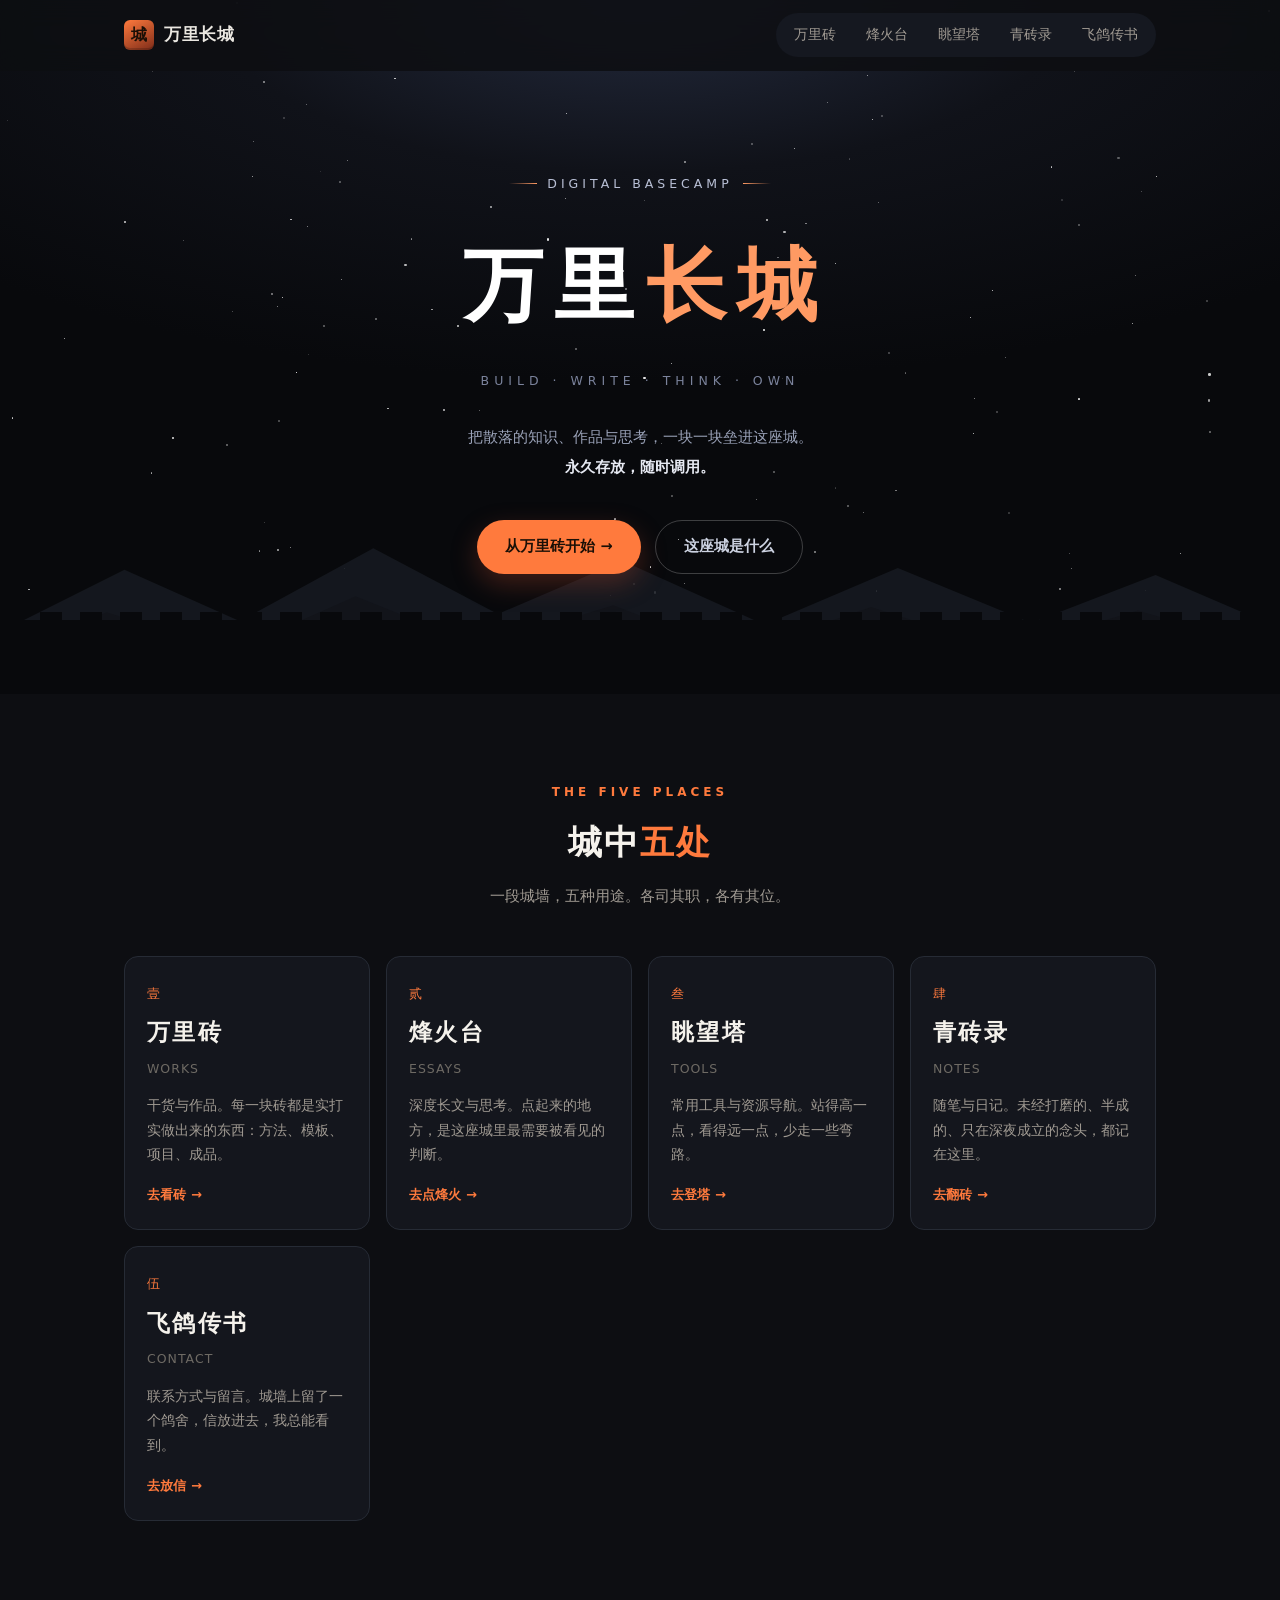
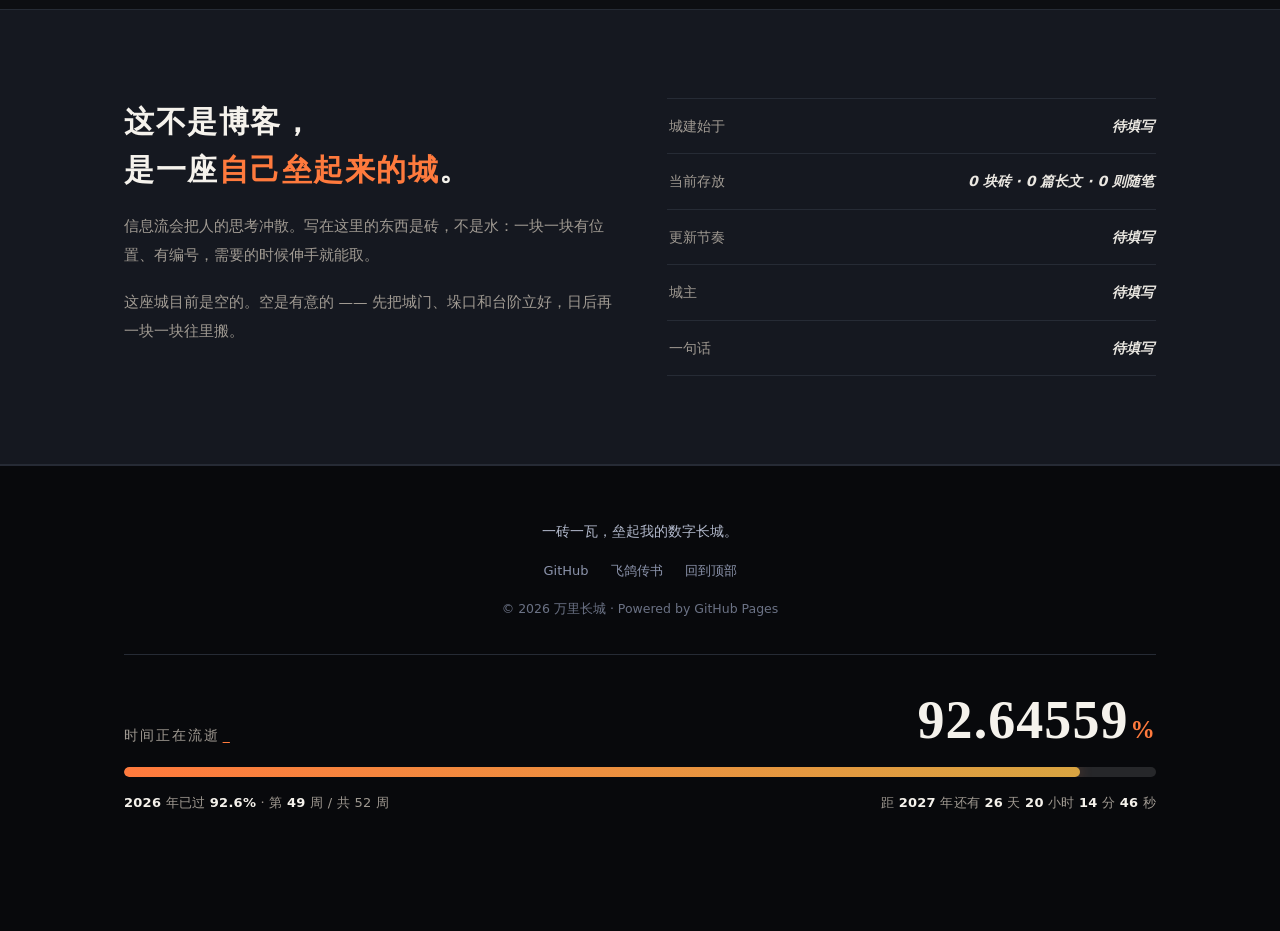
<file: index.html>
<!DOCTYPE html>
<html lang="zh-CN">
<head>
<meta charset="UTF-8">
<meta name="viewport" content="width=device-width, initial-scale=1.0">
<title>万里长城</title>
<meta name="description" content="万里长城 —— 把散落的知识、作品与思考，垒成一座可以永久存放、随时调用的城池。">
<script>(function(){var d=document.documentElement;var m=location.search.match(/theme=(minimal|classic)/);if(m)d.setAttribute("data-theme",m[1]);d.classList.add("js");})();</script>
<link rel="stylesheet" href="assets/style.css">
</head>
<body id="top">

<nav id="nav">
  <div class="nav-inner">
    <a class="brand" href="index.html"><span class="logo">城</span><span>万里长城</span></a>
    <div class="nav-links">
      <a href="brick.html">万里砖</a>
      <a href="beacon.html">烽火台</a>
      <a href="tower.html">眺望塔</a>
      <a href="notes.html">青砖录</a>
      <a href="letter.html">飞鸽传书</a>
    </div>
  </div>
</nav>

<header class="hero">
  <div id="stars"></div>
  <div class="hero-inner">
    <div class="kicker">Digital Basecamp</div>
    <h1>万里<span class="accent">长城</span></h1>
    <span class="en">Build · Write · Think · Own</span>
    <p class="lede">把散落的知识、作品与思考，一块一块垒进这座城。<br><b>永久存放，随时调用。</b></p>
    <div class="hero-actions">
      <a class="btn btn-primary" href="brick.html">从万里砖开始 →</a>
      <a class="btn btn-ghost" href="#about">这座城是什么</a>
    </div>
  </div>
  <div class="skyline">
    <svg viewBox="0 0 1440 260" preserveAspectRatio="none" aria-hidden="true">
      <polygon fill="#171a22" opacity=".85" points="0,190 140,120 270,178 420,96 560,170 700,110 860,182 1010,118 1160,180 1300,126 1440,186 1440,260 0,260"/>
      <polygon fill="#12141a" points="0,215 120,168 260,212 400,150 540,206 690,160 830,214 980,162 1130,210 1280,166 1440,212 1440,260 0,260"/>
    </svg>
  </div>
  <div class="wall-crenel"></div>
  <div class="wall-strip"></div>
</header>

<!-- 五处 -->
<section id="pillars">
  <div class="wrap">
    <div class="sec-head reveal">
      <div class="kicker">THE FIVE PLACES</div>
      <h2>城中<em>五处</em></h2>
      <p>一段城墙，五种用途。各司其职，各有其位。</p>
    </div>
    <div class="pillars">
      <a class="pillar reveal" href="brick.html">
        <div class="num">壹</div>
        <h3>万里砖</h3>
        <div class="sub">WORKS</div>
        <p>干货与作品。每一块砖都是实打实做出来的东西：方法、模板、项目、成品。</p>
        <span class="go">去看砖 <i>→</i></span>
      </a>
      <a class="pillar reveal" href="beacon.html">
        <div class="num">贰</div>
        <h3>烽火台</h3>
        <div class="sub">ESSAYS</div>
        <p>深度长文与思考。点起来的地方，是这座城里最需要被看见的判断。</p>
        <span class="go">去点烽火 <i>→</i></span>
      </a>
      <a class="pillar reveal" href="tower.html">
        <div class="num">叁</div>
        <h3>眺望塔</h3>
        <div class="sub">TOOLS</div>
        <p>常用工具与资源导航。站得高一点，看得远一点，少走一些弯路。</p>
        <span class="go">去登塔 <i>→</i></span>
      </a>
      <a class="pillar reveal" href="notes.html">
        <div class="num">肆</div>
        <h3>青砖录</h3>
        <div class="sub">NOTES</div>
        <p>随笔与日记。未经打磨的、半成的、只在深夜成立的念头，都记在这里。</p>
        <span class="go">去翻砖 <i>→</i></span>
      </a>
      <a class="pillar reveal" href="letter.html">
        <div class="num">伍</div>
        <h3>飞鸽传书</h3>
        <div class="sub">CONTACT</div>
        <p>联系方式与留言。城墙上留了一个鸽舍，信放进去，我总能看到。</p>
        <span class="go">去放信 <i>→</i></span>
      </a>
    </div>
  </div>
</section>

<!-- 关于 -->
<section class="about" id="about">
  <div class="wrap">
    <div class="about-grid">
      <div class="about-text reveal">
        <h2>这不是博客，<br>是一座<em>自己垒起来的城</em>。</h2>
        <p>信息流会把人的思考冲散。写在这里的东西是砖，不是水：一块一块有位置、有编号，需要的时候伸手就能取。</p>
        <p>这座城目前是空的。空是有意的 —— 先把城门、垛口和台阶立好，日后再一块一块往里搬。</p>
      </div>
      <ul class="about-list reveal">
        <li><span>城建始于</span><span class="pending">待填写</span></li>
        <li><span>当前存放</span><span class="pending">0 块砖 · 0 篇长文 · 0 则随笔</span></li>
        <li><span>更新节奏</span><span class="pending">待填写</span></li>
        <li><span>城主</span><span class="pending">待填写</span></li>
        <li><span>一句话</span><span class="pending">待填写</span></li>
      </ul>
    </div>
  </div>
</section>

<footer>
  <div class="wrap">
    <div class="foot-line">一砖一瓦，垒起我的数字长城。</div>
    <div class="links">
      <a href="https://github.com/cwl88" target="_blank" rel="noopener">GitHub</a>
      <a href="letter.html">飞鸽传书</a>
      <a href="#top">回到顶部</a>
    </div>
    <div class="copyright">© 2026 万里长城 · Powered by GitHub Pages</div>
  </div>
<!-- 年度时间进度 -->
<section class="ytime-sec" id="ytime">
  <div class="wrap">
    <div class="ytime">
      <div class="ytime-top">
        <span class="ytime-label">时间正在流逝<i>_</i></span>
        <span class="ytime-pct" id="ypPct">--.-----%</span>
      </div>
      <div class="ytime-bar" role="progressbar" aria-label="今年时间进度">
        <i id="ypFill"></i>
      </div>
      <div class="ytime-bottom">
        <span id="ypLeft"> calculating…</span>
        <span id="ypRight"></span>
      </div>
    </div>
  </div>
</section>

</footer>

<button id="toTop" aria-label="回到顶部">↑</button>
<script src="assets/site.js"></script>
</body>
</html>
</file>
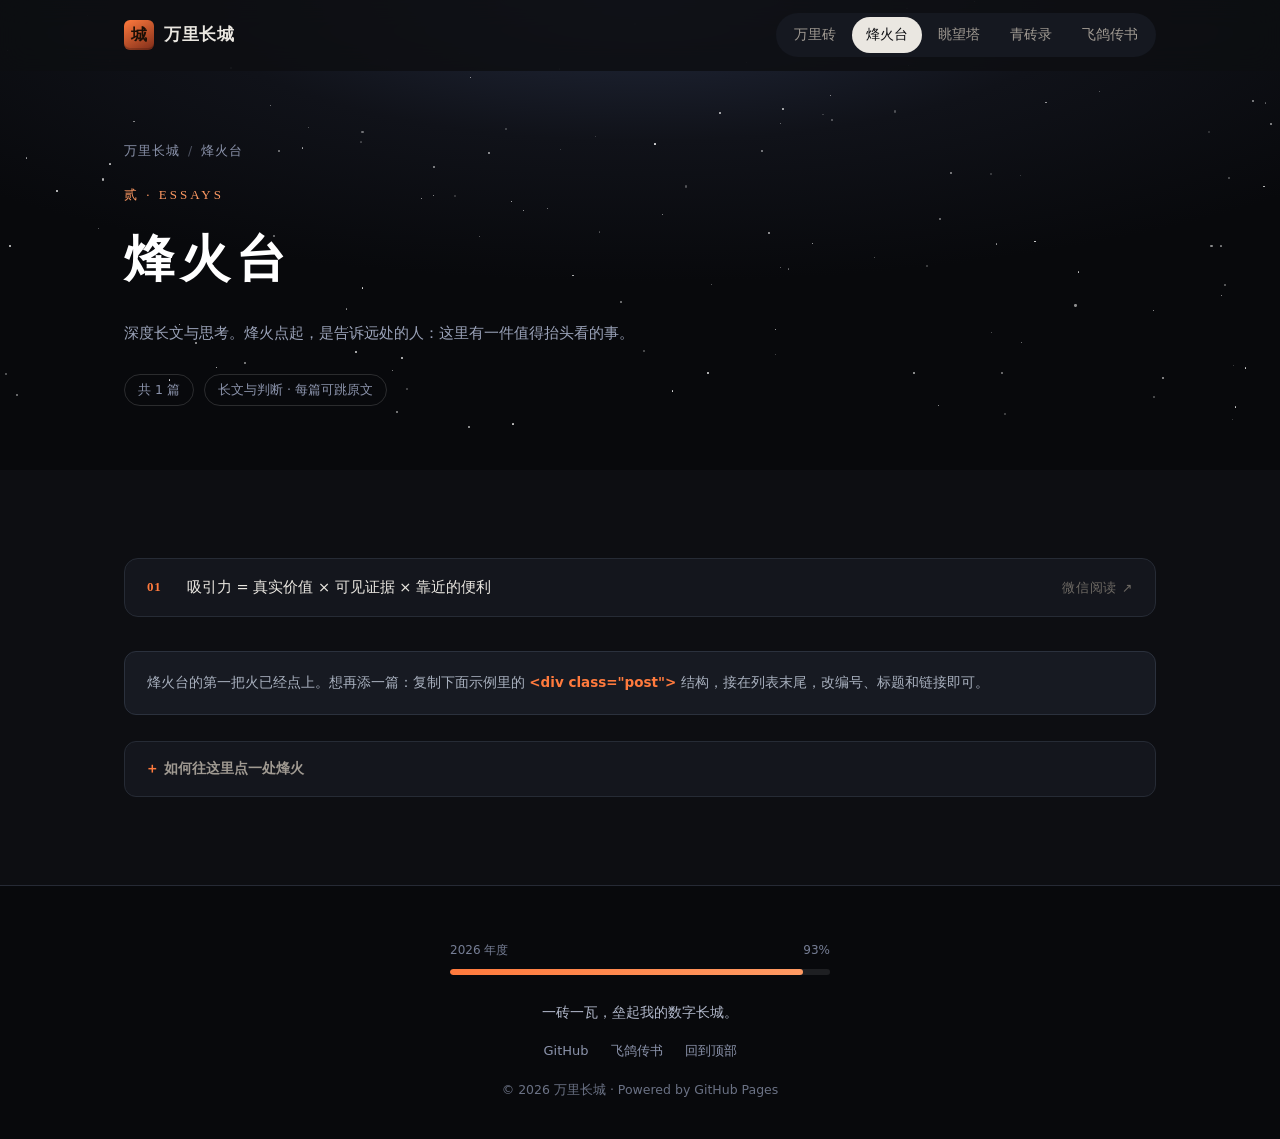
<file: beacon.html>
<!DOCTYPE html>
<html lang="zh-CN">
<head>
<meta charset="UTF-8">
<meta name="viewport" content="width=device-width, initial-scale=1.0">
<title>烽火台 · 万里长城</title>
<meta name="description" content="烽火台 —— 深度长文与思考。">
<script>(function(){var d=document.documentElement;var m=location.search.match(/theme=(minimal|classic)/);if(m)d.setAttribute("data-theme",m[1]);d.classList.add("js");})();</script>
<link rel="stylesheet" href="assets/style.css">
</head>
<body id="top">

<nav id="nav">
  <div class="nav-inner">
    <a class="brand" href="index.html"><span class="logo">城</span><span>万里长城</span></a>
    <div class="nav-links">
      <a href="brick.html">万里砖</a>
      <a href="beacon.html" class="active">烽火台</a>
      <a href="tower.html">眺望塔</a>
      <a href="notes.html">青砖录</a>
      <a href="letter.html">飞鸽传书</a>
    </div>
  </div>
</nav>

<header class="page-head">
  <div id="stars"></div>
  <div class="wrap">
    <div class="crumb"><a href="index.html">万里长城</a><i>/</i>烽火台</div>
    <div class="num">贰 · ESSAYS</div>
    <h1>烽火台</h1>
    <p class="desc">深度长文与思考。烽火点起，是告诉远处的人：这里有一件值得抬头看的事。</p>
    <div class="meta">
      <span>共 1 篇</span>
      <span>长文与判断 · 每篇可跳原文</span>
    </div>
  </div>
</header>

<section>
  <div class="wrap">
    <div class="postlist">
      <div class="post">
        <span class="post-num">01</span>
        <span class="post-title">吸引力 = 真实价值 × 可见证据 × 靠近的便利</span>
        <a class="post-link" href="https://mp.weixin.qq.com/s/oPEBzBv0W9xTPupUCdCg-g"
           target="_blank" rel="noopener noreferrer">微信阅读 ↗</a>
      </div>
    </div>

    <div class="note">
      烽火台的第一把火已经点上。想再添一篇：复制下面示例里的 <b>&lt;div class="post"&gt;</b> 结构，接在列表末尾，改编号、标题和链接即可。
    </div>

    <details class="snippet">
      <summary>如何往这里点一处烽火</summary>
      <div class="snippet-body">
        <p>复制下面的结构到 <code>beacon.html</code> 的 <code>&lt;div class="slots"&gt;</code> 里：</p>
        <pre><code>&lt;div class="post"&gt;
  &lt;span class="post-num"&gt;02&lt;/span&gt;
  &lt;span class="post-title"&gt;文章标题&lt;/span&gt;
  &lt;a class="post-link" href="文章链接"
     target="_blank" rel="noopener noreferrer"&gt;微信阅读 ↗&lt;/a&gt;
&lt;/div&gt;</code></pre>
        <p>摘要控制在 2–3 行最好看。篇幅较长时，正文另建页面，这里只做入口。</p>
      </div>
    </details>
  </div>
</section>

<footer>
  <div class="wrap">
    <div class="progress-wrap">
      <div class="progress-label"><span id="yearLabel"></span><span id="yearPercent">0%</span></div>
      <div class="progress-bar"><i id="yearProgress"></i></div>
    </div>
    <div class="foot-line">一砖一瓦，垒起我的数字长城。</div>
    <div class="links">
      <a href="https://github.com/cwl88" target="_blank" rel="noopener">GitHub</a>
      <a href="letter.html">飞鸽传书</a>
      <a href="#top">回到顶部</a>
    </div>
    <div class="copyright">© 2026 万里长城 · Powered by GitHub Pages</div>
  </div>
</footer>

<button id="toTop" aria-label="回到顶部">↑</button>
<script src="assets/site.js"></script>
</body>
</html>
</file>
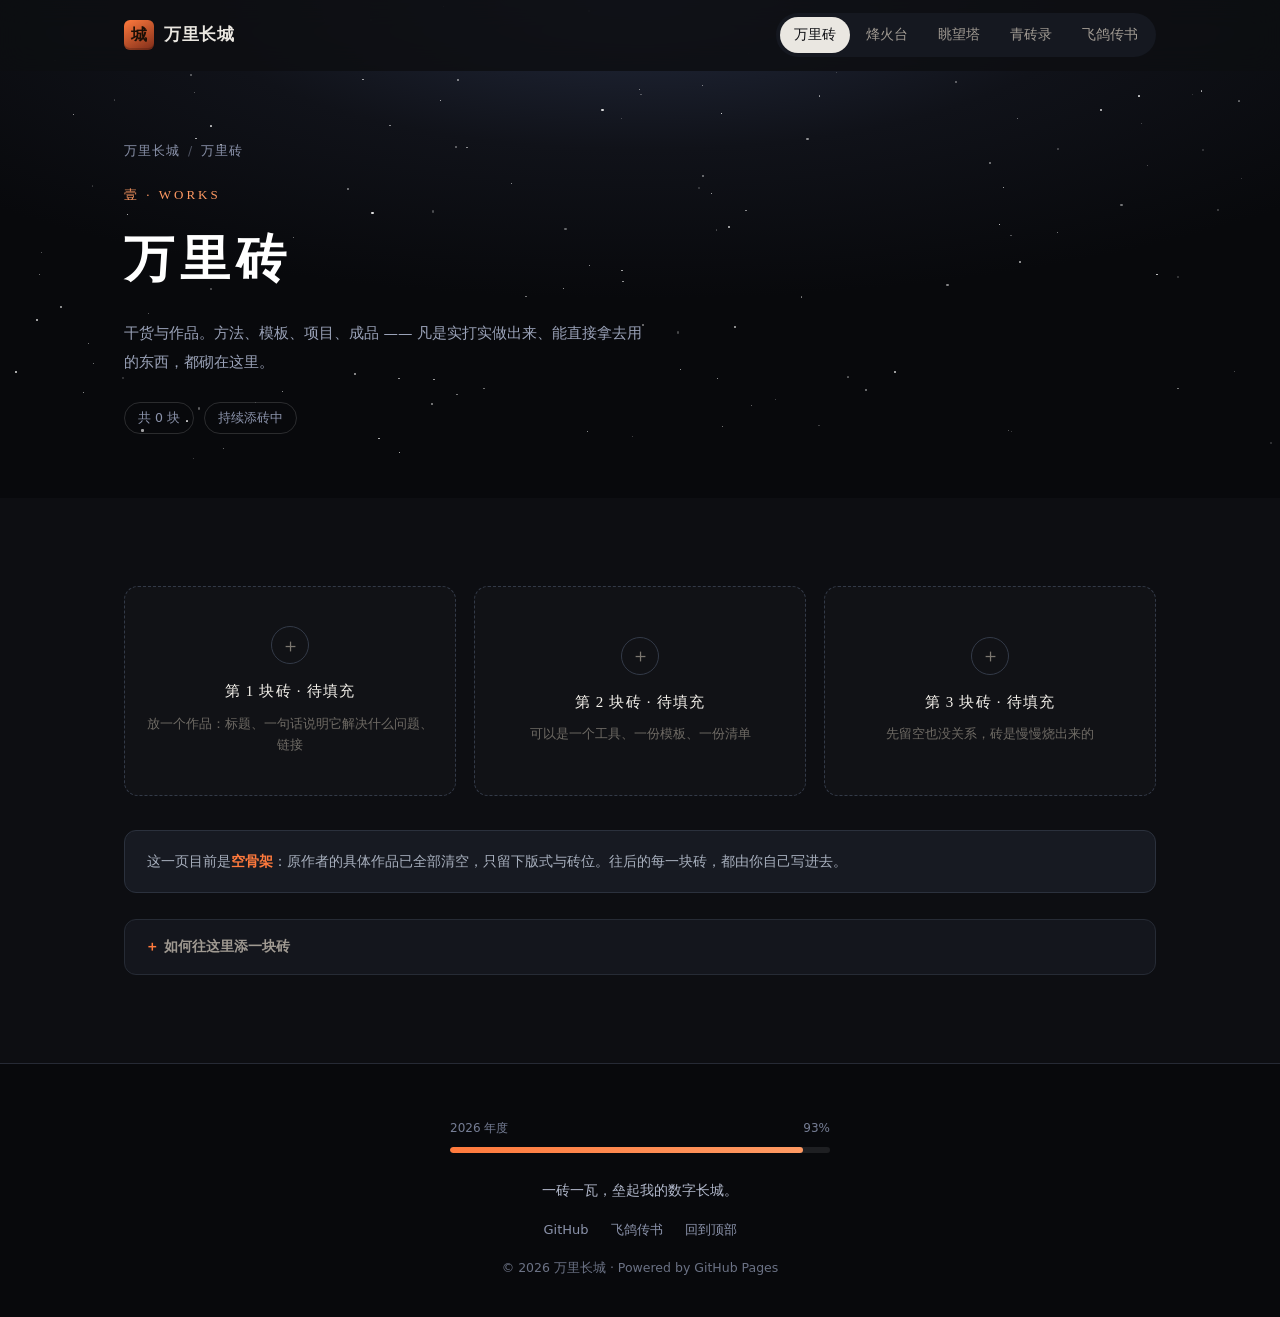
<file: brick.html>
<!DOCTYPE html>
<html lang="zh-CN">
<head>
<meta charset="UTF-8">
<meta name="viewport" content="width=device-width, initial-scale=1.0">
<title>万里砖 · 万里长城</title>
<meta name="description" content="万里砖 —— 干货与作品。方法、模板、项目、成品。">
<script>(function(){var d=document.documentElement;var m=location.search.match(/theme=(minimal|classic)/);if(m)d.setAttribute("data-theme",m[1]);d.classList.add("js");})();</script>
<link rel="stylesheet" href="assets/style.css">
</head>
<body id="top">

<nav id="nav">
  <div class="nav-inner">
    <a class="brand" href="index.html"><span class="logo">城</span><span>万里长城</span></a>
    <div class="nav-links">
      <a href="brick.html" class="active">万里砖</a>
      <a href="beacon.html">烽火台</a>
      <a href="tower.html">眺望塔</a>
      <a href="notes.html">青砖录</a>
      <a href="letter.html">飞鸽传书</a>
    </div>
  </div>
</nav>

<header class="page-head">
  <div id="stars"></div>
  <div class="wrap">
    <div class="crumb"><a href="index.html">万里长城</a><i>/</i>万里砖</div>
    <div class="num">壹 · WORKS</div>
    <h1>万里砖</h1>
    <p class="desc">干货与作品。方法、模板、项目、成品 —— 凡是实打实做出来、能直接拿去用的东西，都砌在这里。</p>
    <div class="meta">
      <span>共 0 块</span>
      <span>持续添砖中</span>
    </div>
  </div>
</header>

<section>
  <div class="wrap">
    <div class="slots">
      <div class="slot reveal">
        <div class="plus">＋</div>
        <div class="label">第 1 块砖 · 待填充</div>
        <div class="hint">放一个作品：标题、一句话说明它解决什么问题、链接</div>
      </div>
      <div class="slot reveal">
        <div class="plus">＋</div>
        <div class="label">第 2 块砖 · 待填充</div>
        <div class="hint">可以是一个工具、一份模板、一份清单</div>
      </div>
      <div class="slot reveal">
        <div class="plus">＋</div>
        <div class="label">第 3 块砖 · 待填充</div>
        <div class="hint">先留空也没关系，砖是慢慢烧出来的</div>
      </div>
    </div>

    <div class="note">
      这一页目前是<b>空骨架</b>：原作者的具体作品已全部清空，只留下版式与砖位。往后的每一块砖，都由你自己写进去。
    </div>

    <details class="snippet">
      <summary>如何往这里添一块砖</summary>
      <div class="snippet-body">
        <p>把下面的结构复制到 <code>brick.html</code> 的 <code>&lt;div class="slots"&gt;</code> 里面，替换成你的文字，就会自动排成卡片：</p>
        <pre><code>&lt;article class="tile"&gt;
  &lt;div class="tile-num"&gt;01&lt;/div&gt;
  &lt;h3&gt;作品标题&lt;/h3&gt;
  &lt;p&gt;一句话说明它解决什么问题、你做了什么。&lt;/p&gt;
  &lt;span class="tile-tag"&gt;干货&lt;/span&gt;
&lt;/article&gt;</code></pre>
        <p>想加链接，把 <code>&lt;article&gt;</code> 换成 <code>&lt;a class="tile" href="链接地址"&gt;</code> 即可。</p>
      </div>
    </details>
  </div>
</section>

<footer>
  <div class="wrap">
    <div class="progress-wrap">
      <div class="progress-label"><span id="yearLabel"></span><span id="yearPercent">0%</span></div>
      <div class="progress-bar"><i id="yearProgress"></i></div>
    </div>
    <div class="foot-line">一砖一瓦，垒起我的数字长城。</div>
    <div class="links">
      <a href="https://github.com/cwl88" target="_blank" rel="noopener">GitHub</a>
      <a href="letter.html">飞鸽传书</a>
      <a href="#top">回到顶部</a>
    </div>
    <div class="copyright">© 2026 万里长城 · Powered by GitHub Pages</div>
  </div>
</footer>

<button id="toTop" aria-label="回到顶部">↑</button>
<script src="assets/site.js"></script>
</body>
</html>
</file>
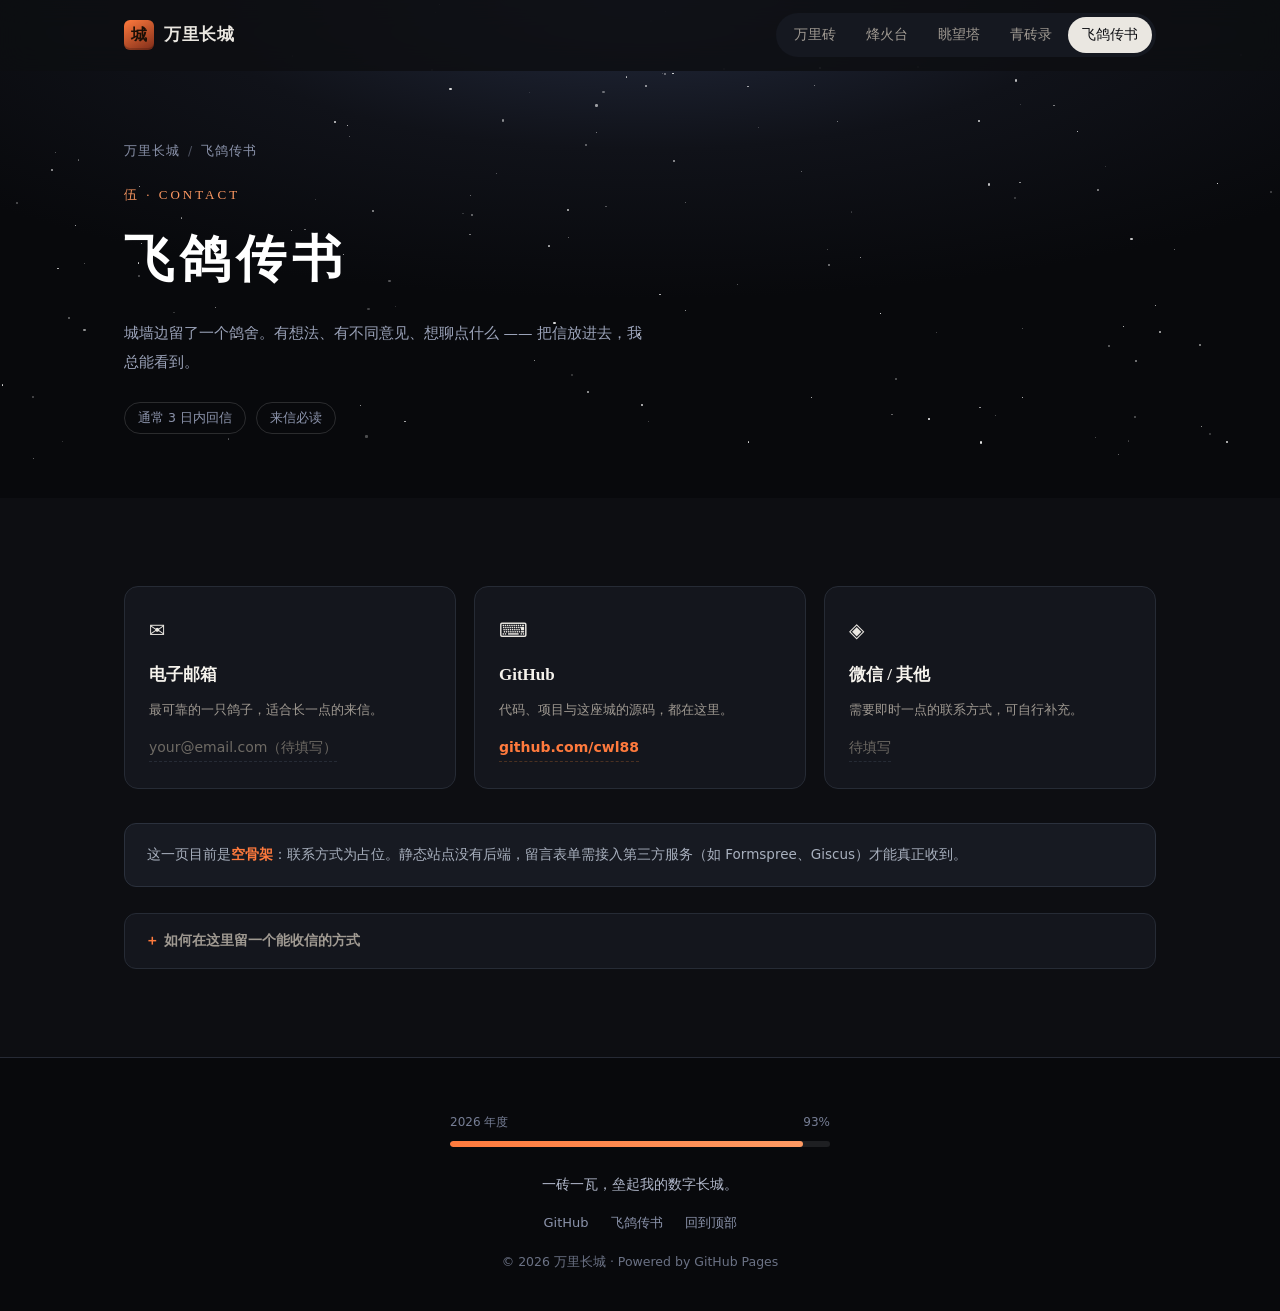
<file: letter.html>
<!DOCTYPE html>
<html lang="zh-CN">
<head>
<meta charset="UTF-8">
<meta name="viewport" content="width=device-width, initial-scale=1.0">
<title>飞鸽传书 · 万里长城</title>
<meta name="description" content="飞鸽传书 —— 联系方式与留言。">
<script>(function(){var d=document.documentElement;var m=location.search.match(/theme=(minimal|classic)/);if(m)d.setAttribute("data-theme",m[1]);d.classList.add("js");})();</script>
<link rel="stylesheet" href="assets/style.css">
</head>
<body id="top">

<nav id="nav">
  <div class="nav-inner">
    <a class="brand" href="index.html"><span class="logo">城</span><span>万里长城</span></a>
    <div class="nav-links">
      <a href="brick.html">万里砖</a>
      <a href="beacon.html">烽火台</a>
      <a href="tower.html">眺望塔</a>
      <a href="notes.html">青砖录</a>
      <a href="letter.html" class="active">飞鸽传书</a>
    </div>
  </div>
</nav>

<header class="page-head">
  <div id="stars"></div>
  <div class="wrap">
    <div class="crumb"><a href="index.html">万里长城</a><i>/</i>飞鸽传书</div>
    <div class="num">伍 · CONTACT</div>
    <h1>飞鸽传书</h1>
    <p class="desc">城墙边留了一个鸽舍。有想法、有不同意见、想聊点什么 —— 把信放进去，我总能看到。</p>
    <div class="meta">
      <span>通常 3 日内回信</span>
      <span>来信必读</span>
    </div>
  </div>
</header>

<section>
  <div class="wrap">
    <div class="contact-grid">
      <div class="contact-card reveal">
        <div class="ico">✉</div>
        <h3>电子邮箱</h3>
        <p>最可靠的一只鸽子，适合长一点的来信。</p>
        <span class="val pending">your@email.com（待填写）</span>
      </div>
      <div class="contact-card reveal">
        <div class="ico">⌨</div>
        <h3>GitHub</h3>
        <p>代码、项目与这座城的源码，都在这里。</p>
        <a class="val" href="https://github.com/cwl88" target="_blank" rel="noopener">github.com/cwl88</a>
      </div>
      <div class="contact-card reveal">
        <div class="ico">◈</div>
        <h3>微信 / 其他</h3>
        <p>需要即时一点的联系方式，可自行补充。</p>
        <span class="val pending">待填写</span>
      </div>
    </div>

    <div class="note">
      这一页目前是<b>空骨架</b>：联系方式为占位。静态站点没有后端，留言表单需接入第三方服务（如 Formspree、Giscus）才能真正收到。
    </div>

    <details class="snippet">
      <summary>如何在这里留一个能收信的方式</summary>
      <div class="snippet-body">
        <p>最省事的做法是直接改邮箱链接，点击即唤起邮件客户端：</p>
        <pre><code>&lt;a class="val" href="mailto:you@example.com"&gt;you@example.com&lt;/a&gt;</code></pre>
        <p>想要网页内留言，可以注册 <code>Formspree</code> 拿到表单地址后，把下面的 <code>action</code> 换掉即可：</p>
        <pre><code>&lt;form action="https://formspree.io/f/你的ID" method="POST"&gt;
  &lt;input name="email" placeholder="你的邮箱"&gt;
  &lt;textarea name="message" placeholder="想说的话"&gt;&lt;/textarea&gt;
  &lt;button type="submit"&gt;放鸽&lt;/button&gt;
&lt;/form&gt;</code></pre>
      </div>
    </details>
  </div>
</section>

<footer>
  <div class="wrap">
    <div class="progress-wrap">
      <div class="progress-label"><span id="yearLabel"></span><span id="yearPercent">0%</span></div>
      <div class="progress-bar"><i id="yearProgress"></i></div>
    </div>
    <div class="foot-line">一砖一瓦，垒起我的数字长城。</div>
    <div class="links">
      <a href="https://github.com/cwl88" target="_blank" rel="noopener">GitHub</a>
      <a href="letter.html">飞鸽传书</a>
      <a href="#top">回到顶部</a>
    </div>
    <div class="copyright">© 2026 万里长城 · Powered by GitHub Pages</div>
  </div>
</footer>

<button id="toTop" aria-label="回到顶部">↑</button>
<script src="assets/site.js"></script>
</body>
</html>
</file>
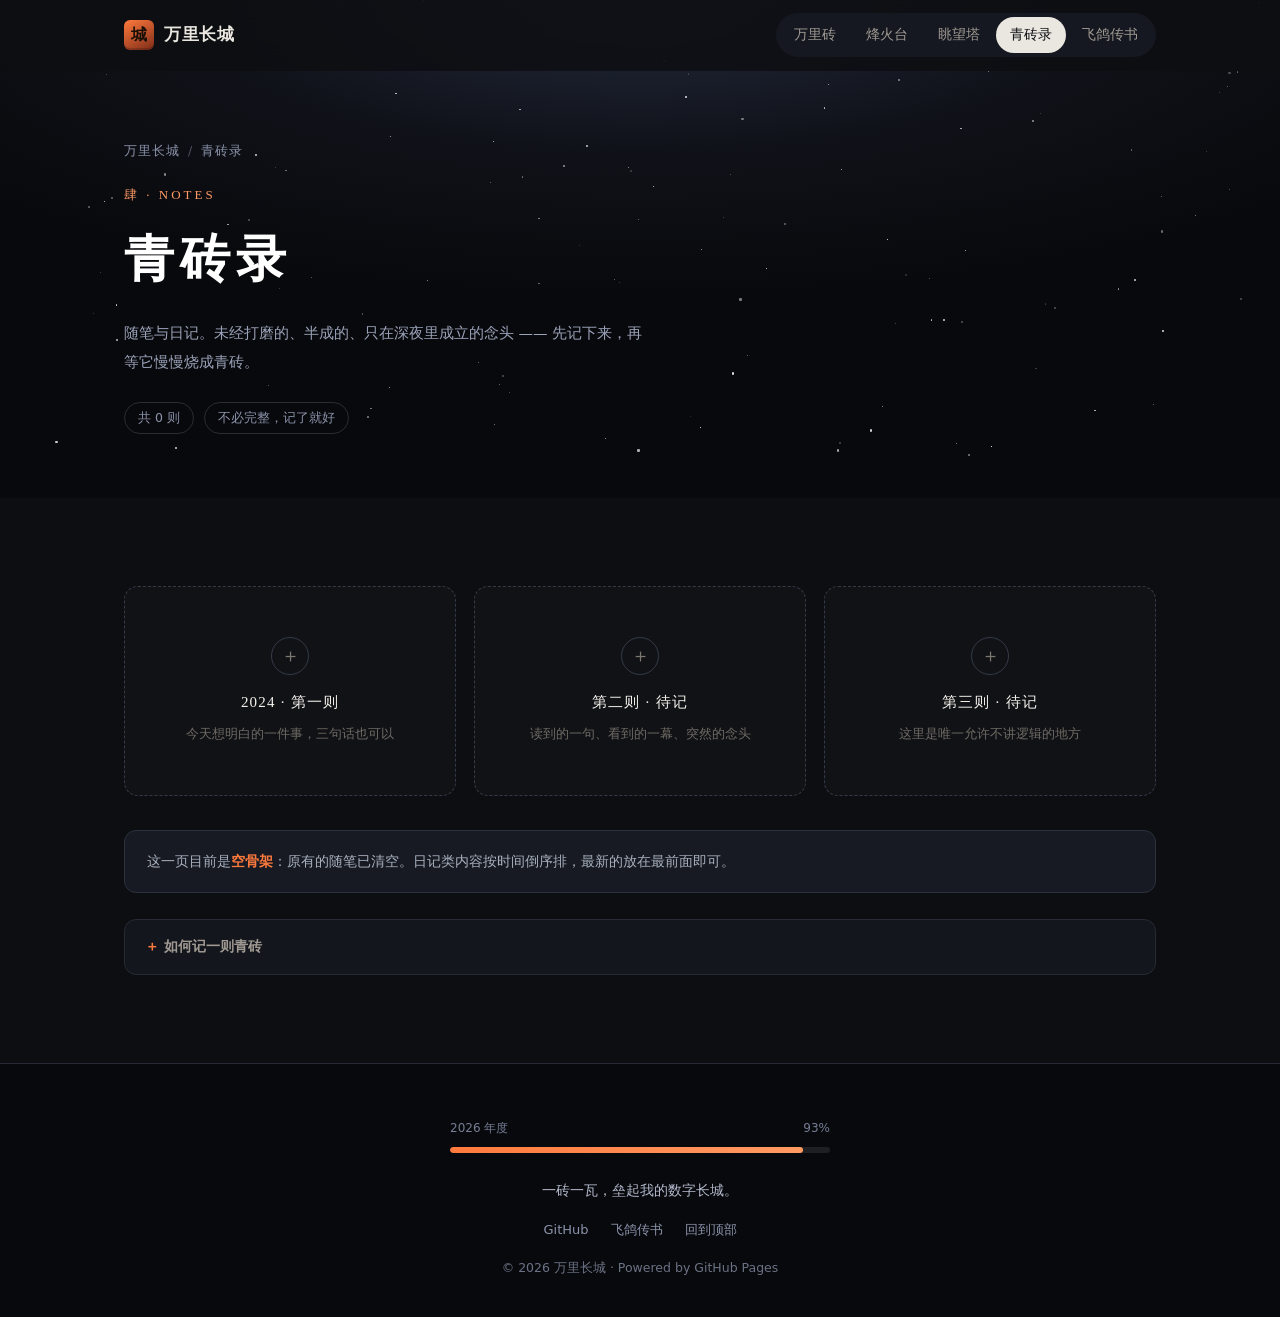
<file: notes.html>
<!DOCTYPE html>
<html lang="zh-CN">
<head>
<meta charset="UTF-8">
<meta name="viewport" content="width=device-width, initial-scale=1.0">
<title>青砖录 · 万里长城</title>
<meta name="description" content="青砖录 —— 随笔与日记。">
<script>(function(){var d=document.documentElement;var m=location.search.match(/theme=(minimal|classic)/);if(m)d.setAttribute("data-theme",m[1]);d.classList.add("js");})();</script>
<link rel="stylesheet" href="assets/style.css">
</head>
<body id="top">

<nav id="nav">
  <div class="nav-inner">
    <a class="brand" href="index.html"><span class="logo">城</span><span>万里长城</span></a>
    <div class="nav-links">
      <a href="brick.html">万里砖</a>
      <a href="beacon.html">烽火台</a>
      <a href="tower.html">眺望塔</a>
      <a href="notes.html" class="active">青砖录</a>
      <a href="letter.html">飞鸽传书</a>
    </div>
  </div>
</nav>

<header class="page-head">
  <div id="stars"></div>
  <div class="wrap">
    <div class="crumb"><a href="index.html">万里长城</a><i>/</i>青砖录</div>
    <div class="num">肆 · NOTES</div>
    <h1>青砖录</h1>
    <p class="desc">随笔与日记。未经打磨的、半成的、只在深夜里成立的念头 —— 先记下来，再等它慢慢烧成青砖。</p>
    <div class="meta">
      <span>共 0 则</span>
      <span>不必完整，记了就好</span>
    </div>
  </div>
</header>

<section>
  <div class="wrap">
    <div class="slots">
      <div class="slot reveal">
        <div class="plus">＋</div>
        <div class="label">2024 · 第一则</div>
        <div class="hint">今天想明白的一件事，三句话也可以</div>
      </div>
      <div class="slot reveal">
        <div class="plus">＋</div>
        <div class="label">第二则 · 待记</div>
        <div class="hint">读到的一句、看到的一幕、突然的念头</div>
      </div>
      <div class="slot reveal">
        <div class="plus">＋</div>
        <div class="label">第三则 · 待记</div>
        <div class="hint">这里是唯一允许不讲逻辑的地方</div>
      </div>
    </div>

    <div class="note">
      这一页目前是<b>空骨架</b>：原有的随笔已清空。日记类内容按时间倒序排，最新的放在最前面即可。
    </div>

    <details class="snippet">
      <summary>如何记一则青砖</summary>
      <div class="snippet-body">
        <p>复制下面的结构到 <code>notes.html</code> 的 <code>&lt;div class="slots"&gt;</code> 里，新的放最前面：</p>
        <pre><code>&lt;article class="tile"&gt;
  &lt;div class="tile-num"&gt;2024.03.18&lt;/div&gt;
  &lt;h3&gt;今天的标题，或者一句话&lt;/h3&gt;
  &lt;p&gt;正文。可以是一段，也可以只有一行。&lt;/p&gt;
  &lt;span class="tile-tag"&gt;随笔&lt;/span&gt;
&lt;/article&gt;</code></pre>
        <p>标签可自由改：随笔 / 日记 / 摘录 / 半成品。</p>
      </div>
    </details>
  </div>
</section>

<footer>
  <div class="wrap">
    <div class="progress-wrap">
      <div class="progress-label"><span id="yearLabel"></span><span id="yearPercent">0%</span></div>
      <div class="progress-bar"><i id="yearProgress"></i></div>
    </div>
    <div class="foot-line">一砖一瓦，垒起我的数字长城。</div>
    <div class="links">
      <a href="https://github.com/cwl88" target="_blank" rel="noopener">GitHub</a>
      <a href="letter.html">飞鸽传书</a>
      <a href="#top">回到顶部</a>
    </div>
    <div class="copyright">© 2026 万里长城 · Powered by GitHub Pages</div>
  </div>
</footer>

<button id="toTop" aria-label="回到顶部">↑</button>
<script src="assets/site.js"></script>
</body>
</html>
</file>
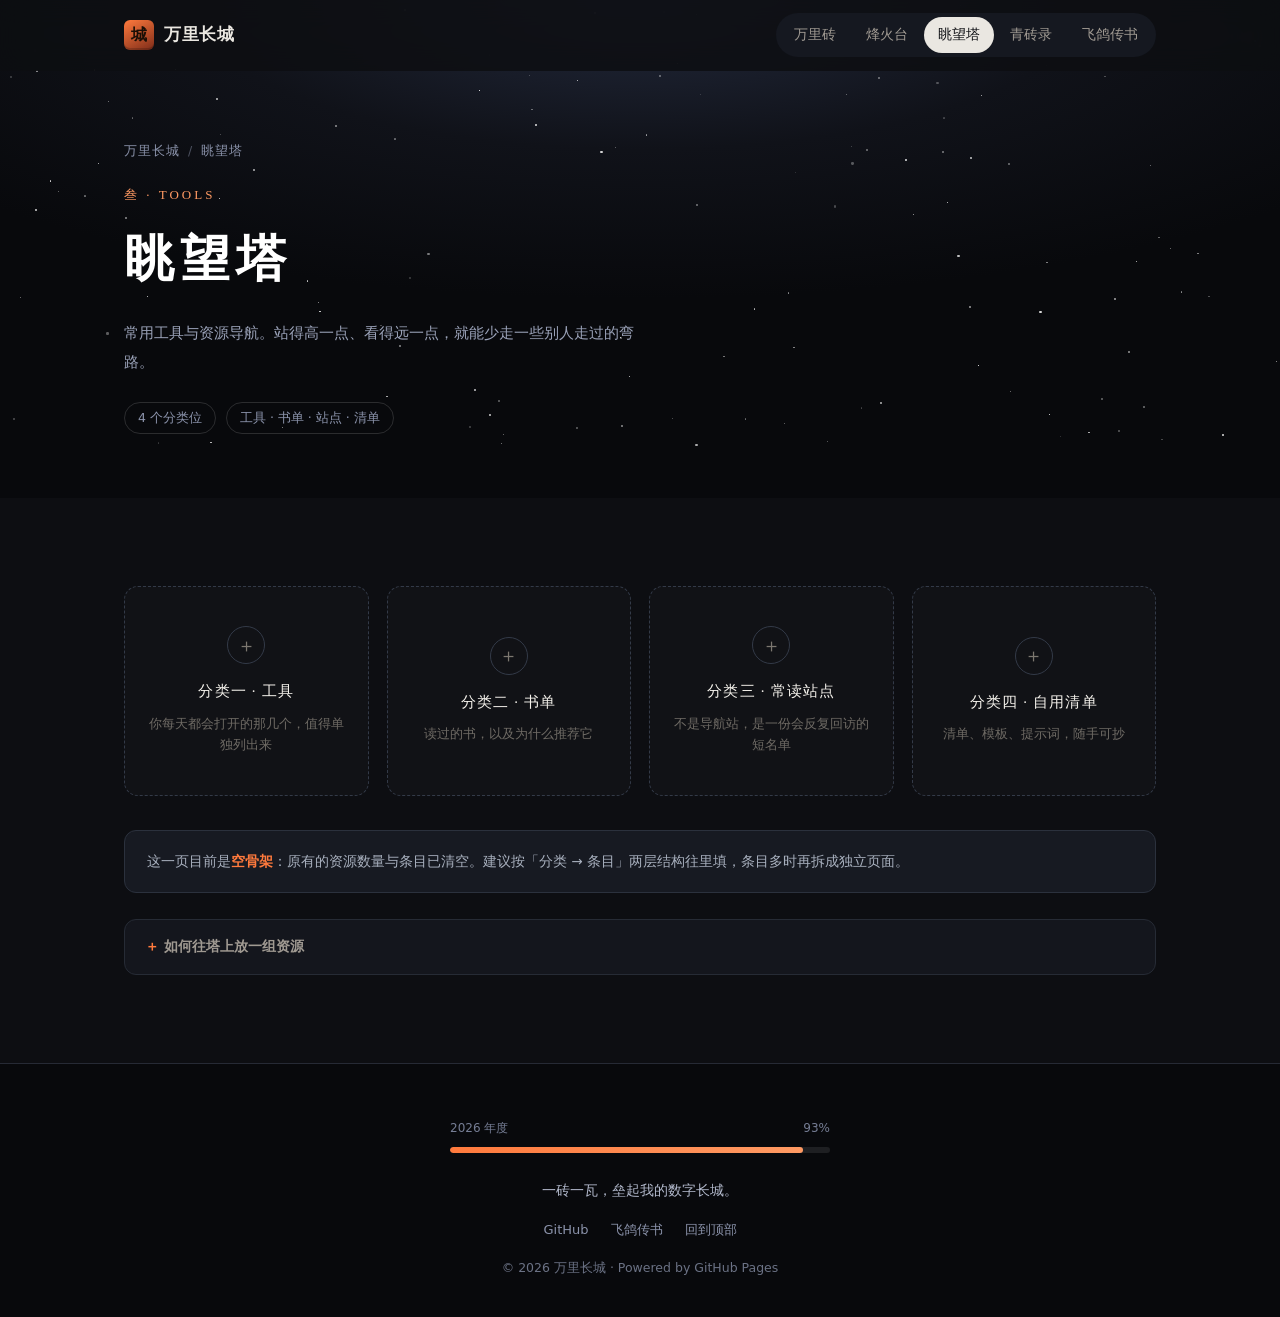
<file: tower.html>
<!DOCTYPE html>
<html lang="zh-CN">
<head>
<meta charset="UTF-8">
<meta name="viewport" content="width=device-width, initial-scale=1.0">
<title>眺望塔 · 万里长城</title>
<meta name="description" content="眺望塔 —— 常用工具与资源导航。">
<script>(function(){var d=document.documentElement;var m=location.search.match(/theme=(minimal|classic)/);if(m)d.setAttribute("data-theme",m[1]);d.classList.add("js");})();</script>
<link rel="stylesheet" href="assets/style.css">
</head>
<body id="top">

<nav id="nav">
  <div class="nav-inner">
    <a class="brand" href="index.html"><span class="logo">城</span><span>万里长城</span></a>
    <div class="nav-links">
      <a href="brick.html">万里砖</a>
      <a href="beacon.html">烽火台</a>
      <a href="tower.html" class="active">眺望塔</a>
      <a href="notes.html">青砖录</a>
      <a href="letter.html">飞鸽传书</a>
    </div>
  </div>
</nav>

<header class="page-head">
  <div id="stars"></div>
  <div class="wrap">
    <div class="crumb"><a href="index.html">万里长城</a><i>/</i>眺望塔</div>
    <div class="num">叁 · TOOLS</div>
    <h1>眺望塔</h1>
    <p class="desc">常用工具与资源导航。站得高一点、看得远一点，就能少走一些别人走过的弯路。</p>
    <div class="meta">
      <span>4 个分类位</span>
      <span>工具 · 书单 · 站点 · 清单</span>
    </div>
  </div>
</header>

<section>
  <div class="wrap">
    <div class="slots">
      <div class="slot reveal">
        <div class="plus">＋</div>
        <div class="label">分类一 · 工具</div>
        <div class="hint">你每天都会打开的那几个，值得单独列出来</div>
      </div>
      <div class="slot reveal">
        <div class="plus">＋</div>
        <div class="label">分类二 · 书单</div>
        <div class="hint">读过的书，以及为什么推荐它</div>
      </div>
      <div class="slot reveal">
        <div class="plus">＋</div>
        <div class="label">分类三 · 常读站点</div>
        <div class="hint">不是导航站，是一份会反复回访的短名单</div>
      </div>
      <div class="slot reveal">
        <div class="plus">＋</div>
        <div class="label">分类四 · 自用清单</div>
        <div class="hint">清单、模板、提示词，随手可抄</div>
      </div>
    </div>

    <div class="note">
      这一页目前是<b>空骨架</b>：原有的资源数量与条目已清空。建议按「分类 → 条目」两层结构往里填，条目多时再拆成独立页面。
    </div>

    <details class="snippet">
      <summary>如何往塔上放一组资源</summary>
      <div class="snippet-body">
        <p>条目较少时（不超过 4 组），直接把下面的结构放进 <code>tower.html</code> 的 <code>&lt;div class="slots"&gt;</code>：</p>
        <pre><code>&lt;div class="tile"&gt;
  &lt;div class="tile-num"&gt;01 · 工具&lt;/div&gt;
  &lt;h3&gt;分类名称&lt;/h3&gt;
  &lt;p&gt;这一组里放了什么、适合什么时候用。&lt;/p&gt;
  &lt;span class="tile-tag"&gt;3 个条目&lt;/span&gt;
&lt;/div&gt;</code></pre>
        <p>条目变多后，可以给每个分类单独建页（如 <code>tower-tools.html</code>），再在这里做入口。</p>
      </div>
    </details>
  </div>
</section>

<footer>
  <div class="wrap">
    <div class="progress-wrap">
      <div class="progress-label"><span id="yearLabel"></span><span id="yearPercent">0%</span></div>
      <div class="progress-bar"><i id="yearProgress"></i></div>
    </div>
    <div class="foot-line">一砖一瓦，垒起我的数字长城。</div>
    <div class="links">
      <a href="https://github.com/cwl88" target="_blank" rel="noopener">GitHub</a>
      <a href="letter.html">飞鸽传书</a>
      <a href="#top">回到顶部</a>
    </div>
    <div class="copyright">© 2026 万里长城 · Powered by GitHub Pages</div>
  </div>
</footer>

<button id="toTop" aria-label="回到顶部">↑</button>
<script src="assets/site.js"></script>
</body>
</html>
</file>
<file: assets/style.css>
/* ==========================================================
   万里长城 · 数字大本营
   共享样式表  assets/style.css
   ========================================================== */

/* ==========================================================
   配色主题
   默认：暗黑风（深黑背景 + 橙色点缀）
   可选：给 <html> 加 data-theme="minimal" 或 "classic" 即可换肤
        · minimal  极简白（暖灰背景 + 深砖红字）
        · classic  古典青（青灰背景 + 朱砂红）
   ========================================================== */

/* ---------- 默认 · 暗黑风 ---------- */
:root{
  --paper:#0d0e12;
  --paper-2:#151820;
  --card:#14161d;
  --ink:#eae7e1;
  --heading:#f5f2ec;
  --ink-soft:#a09a92;
  --ink-faint:#6e6a64;
  --brick:#ff7a3d;
  --brick-2:#ff9a63;
  --on-accent:#1a0f06;
  --stone:#7c7770;
  --line:#262b35;
  --line-strong:#39404d;
  --nav-bg:rgba(13,14,18,.86);
  --note-bg:#171a22;
  --note-line:#2b313d;
  --note-ink:#a8b0be;
  --slot-line:#333a48;
  --slot-bg:rgba(255,255,255,.018);
  --tag-bg:#231710;
  --tag-line:#4a3122;
  --shadow-lift:0 18px 44px rgba(0,0,0,.55);
  --shadow-nav:0 2px 22px rgba(0,0,0,.45);
  --night:#08090c;
  --night-2:#101219;
  --ytrack:rgba(255,255,255,.12);
  --radius:14px;
  --maxw:1080px;
  --serif:"Songti SC","STSong","SimSun",Georgia,"Times New Roman",serif;
  --sans:"PingFang SC","Microsoft YaHei","Noto Sans SC",system-ui,-apple-system,sans-serif;
  color-scheme:dark;
}

/* ---------- 备选 · 极简白 ---------- */
html[data-theme="minimal"]{
  --paper:#f4f2ee;
  --paper-2:#eae6df;
  --card:#fdfcfa;
  --ink:#6b3f33;
  --heading:#7f2f22;
  --ink-soft:#7a6a60;
  --ink-faint:#a89d92;
  --brick:#8a3a2b;
  --brick-2:#a8482f;
  --on-accent:#fffaf6;
  --stone:#8b8378;
  --line:#e2dbd0;
  --line-strong:#cfc3b0;
  --nav-bg:rgba(244,242,238,.86);
  --note-bg:#f7f1e6;
  --note-line:#e6d8c1;
  --note-ink:#6d6153;
  --slot-line:#d3c8b6;
  --slot-bg:rgba(255,255,255,.45);
  --tag-bg:#fbf0eb;
  --tag-line:#e8cdc2;
  --shadow-lift:0 18px 40px rgba(27,26,23,.09);
  --shadow-nav:0 2px 20px rgba(27,26,23,.05);
  --night:#12141a;
  --night-2:#1a1d26;
  --ytrack:#e3ddd2;
  color-scheme:light;
}

/* ---------- 备选 · 古典青 ---------- */
html[data-theme="classic"]{
  --paper:#e9ede9;
  --paper-2:#dfe5e1;
  --card:#f7faf8;
  --ink:#2a3a33;
  --heading:#a8382c;
  --ink-soft:#5e6b64;
  --ink-faint:#8e998f;
  --brick:#a8382c;
  --brick-2:#c1553f;
  --on-accent:#fdf8f4;
  --stone:#7d8a80;
  --line:#cdd5cf;
  --line-strong:#b7c2b9;
  --nav-bg:rgba(233,237,233,.87);
  --note-bg:#eef2e6;
  --note-line:#d3dcc5;
  --note-ink:#5c6b52;
  --slot-line:#c2ccc4;
  --slot-bg:rgba(255,255,255,.42);
  --tag-bg:#faf0ec;
  --tag-line:#e0c6bd;
  --shadow-lift:0 18px 40px rgba(30,45,38,.12);
  --shadow-nav:0 2px 20px rgba(30,45,38,.07);
  --night:#101418;
  --night-2:#181f24;
  --ytrack:#d7ddd6;
  color-scheme:light;
}

*{margin:0;padding:0;box-sizing:border-box}
html{scroll-behavior:smooth}
body{
  font-family:var(--sans);
  background:var(--paper);
  color:var(--ink);
  line-height:1.75;
  -webkit-font-smoothing:antialiased;
}
a{color:inherit;text-decoration:none}
img{max-width:100%}
.wrap{max-width:var(--maxw);margin:0 auto;padding:0 24px}

/* ===================== 导航 ===================== */
nav{
  position:fixed;top:0;left:0;right:0;z-index:100;
  background:var(--nav-bg);
  -webkit-backdrop-filter:blur(14px);
  backdrop-filter:blur(14px);
  border-bottom:1px solid transparent;
  transition:border-color .3s,box-shadow .3s;
}
nav.scrolled{border-bottom-color:var(--line);box-shadow:var(--shadow-nav)}
.nav-inner{
  max-width:var(--maxw);margin:0 auto;padding:13px 24px;
  display:flex;align-items:center;justify-content:space-between;gap:16px;
}
.brand{display:flex;align-items:center;gap:10px;font-weight:700;font-size:17px;letter-spacing:.5px;white-space:nowrap}
.brand .logo{
  width:30px;height:30px;border-radius:6px;
  background:linear-gradient(150deg,var(--brick),#7e2c19);
  color:var(--on-accent);font-family:var(--serif);font-size:16px;
  display:flex;align-items:center;justify-content:center;
  box-shadow:inset 0 -2px 0 rgba(0,0,0,.18);
}
.nav-links{display:flex;gap:2px;background:var(--paper-2);border-radius:999px;padding:4px}
.nav-links a{
  padding:6px 14px;border-radius:999px;font-size:13.5px;color:var(--ink-soft);
  transition:all .2s;white-space:nowrap;
}
.nav-links a:hover{color:var(--heading);background:var(--card)}
.nav-links a.active{background:var(--ink);color:var(--paper)}
@media(max-width:760px){
  .nav-inner{padding:11px 16px;gap:10px}
  .brand{font-size:15px}
  .brand .logo{width:26px;height:26px;font-size:14px}
  .nav-links{padding:3px;gap:0}
  .nav-links a{padding:5px 8px;font-size:12px}
}
@media(max-width:420px){
  .brand span:last-child{display:none}
  .nav-links a{padding:5px 7px;font-size:11.5px}
}

/* ===================== 首屏 ===================== */
.hero{
  position:relative;overflow:hidden;
  background:radial-gradient(ellipse 75% 55% at 50% 0%,#232a3d 0%,var(--night-2) 45%,var(--night) 100%);
  color:#fff;
  padding:165px 24px 0;
  text-align:center;
}
#stars{position:absolute;inset:0;pointer-events:none}
.star{position:absolute;background:#fff;border-radius:50%;animation:twinkle 3.6s ease-in-out infinite}
@keyframes twinkle{0%,100%{opacity:.2}50%{opacity:.95}}

.hero-inner{position:relative;z-index:3;max-width:760px;margin:0 auto;padding-bottom:120px}
.hero .kicker{
  display:inline-flex;align-items:center;gap:10px;
  font-size:12.5px;letter-spacing:4px;color:#b9c0d6;text-transform:uppercase;
}
.hero .kicker::before,.hero .kicker::after{
  content:"";width:28px;height:1px;background:linear-gradient(90deg,transparent,var(--brick-2));
}
.hero .kicker::after{background:linear-gradient(90deg,var(--brick-2),transparent)}
.hero h1{
  font-family:var(--serif);font-weight:700;
  font-size:clamp(46px,9vw,80px);letter-spacing:.14em;
  margin:22px 0 0;text-indent:.14em;
}
.hero h1 .accent{color:var(--brick-2)}
.hero .en{
  display:block;font-family:var(--sans);font-weight:500;
  font-size:12.5px;letter-spacing:5px;color:#7b839c;
  margin-top:14px;text-transform:uppercase;
}
.hero .lede{
  margin:30px auto 0;max-width:520px;
  color:#9aa2b8;font-size:15px;line-height:2;
}
.hero .lede b{color:#e6e9f2;font-weight:600}
.hero-actions{margin-top:38px;display:flex;gap:14px;justify-content:center;flex-wrap:wrap}
.btn{
  display:inline-flex;align-items:center;gap:8px;
  padding:13px 28px;border-radius:999px;font-size:14.5px;font-weight:600;
  transition:transform .2s,box-shadow .2s,background .2s,border-color .2s;
}
.btn-primary{background:var(--brick);color:var(--on-accent);box-shadow:0 10px 26px rgba(176,69,44,.34)}
.btn-primary:hover{transform:translateY(-2px);box-shadow:0 14px 32px rgba(176,69,44,.45)}
.btn-ghost{border:1px solid rgba(255,255,255,.22);color:#cdd3e2}
.btn-ghost:hover{border-color:rgba(255,255,255,.45);color:#fff;transform:translateY(-2px)}

/* 城墙剪影 */
.skyline{position:absolute;left:0;right:0;bottom:0;z-index:2;pointer-events:none;line-height:0}
.skyline svg{display:block;width:100%;height:auto}
.wall-strip{
  position:absolute;left:0;right:0;bottom:0;height:74px;z-index:2;pointer-events:none;
  background:var(--night);
}
.wall-crenel{
  position:absolute;left:0;right:0;bottom:66px;height:16px;z-index:2;
  background:repeating-linear-gradient(90deg,var(--night) 0 22px,transparent 22px 40px);
  pointer-events:none;
}

/* ===================== 栏目总览 ===================== */
section{padding:88px 0}
.sec-head{text-align:center;margin-bottom:46px}
.sec-head .kicker{font-size:12px;letter-spacing:4px;color:var(--brick);font-weight:600}
.sec-head h2{
  font-family:var(--serif);font-size:clamp(26px,4vw,34px);font-weight:700;
  margin-top:10px;letter-spacing:.06em;color:var(--heading);
}
.sec-head h2 em{font-style:normal;color:var(--brick)}
.sec-head p{margin-top:12px;color:var(--ink-soft);font-size:14.5px}

.pillars{display:grid;grid-template-columns:repeat(auto-fit,minmax(196px,1fr));gap:16px}
.pillar{
  background:var(--card);border:1px solid var(--line);border-radius:var(--radius);
  padding:26px 22px 22px;position:relative;overflow:hidden;
  transition:transform .25s,box-shadow .25s,border-color .25s;
  display:flex;flex-direction:column;
}
.pillar::after{
  content:"";position:absolute;left:0;right:0;top:0;height:3px;
  background:linear-gradient(90deg,var(--brick),var(--brick-2));
  transform:scaleX(0);transform-origin:left;transition:transform .35s;
}
.pillar:hover{transform:translateY(-6px);box-shadow:var(--shadow-lift);border-color:var(--line-strong)}
.pillar:hover::after{transform:scaleX(1)}
.pillar .num{
  font-family:var(--serif);font-size:13px;color:var(--brick);letter-spacing:2px;
}
.pillar h3{
  font-family:var(--serif);font-size:23px;letter-spacing:.1em;
  margin-top:8px;font-weight:700;color:var(--heading);
}
.pillar .sub{font-size:12.5px;color:var(--ink-faint);margin-top:4px;letter-spacing:1px}
.pillar p{font-size:13.5px;color:var(--ink-soft);margin-top:14px;line-height:1.8;flex:1}
.pillar .go{
  margin-top:18px;font-size:13px;color:var(--brick);font-weight:600;
  display:inline-flex;align-items:center;gap:5px;
}
.pillar .go i{font-style:normal;transition:transform .2s}
.pillar:hover .go i{transform:translateX(4px)}

/* ===================== 关于 / 自述 ===================== */
.about{background:var(--paper-2);border-top:1px solid var(--line);border-bottom:1px solid var(--line)}
.about-grid{display:grid;grid-template-columns:1fr 1fr;gap:54px;align-items:start}
@media(max-width:800px){.about-grid{grid-template-columns:1fr;gap:32px}}
  .about-text h2{
  font-family:var(--serif);font-size:clamp(24px,3.4vw,30px);line-height:1.6;letter-spacing:.05em;
  color:var(--heading);
}
.about-text h2 em{font-style:normal;color:var(--brick)}
.about-text p{margin-top:18px;font-size:14.5px;color:var(--ink-soft);line-height:2}
.about-list{list-style:none;border-top:1px solid var(--line)}
.about-list li{
  display:flex;justify-content:space-between;gap:16px;
  padding:15px 2px;border-bottom:1px solid var(--line);font-size:14px;
}
.about-list li span:first-child{color:var(--ink-soft)}
.about-list li span:last-child{color:var(--ink);font-weight:600}
.about-list .pending{color:var(--ink-faint);font-weight:400;font-style:italic}

/* ===================== 栏目页头 ===================== */
.page-head{
  background:radial-gradient(ellipse 70% 60% at 50% 0%,#232a3d 0%,var(--night-2) 50%,var(--night) 100%);
  color:#fff;position:relative;overflow:hidden;
  padding:140px 24px 64px;
}
.page-head .wrap{position:relative;z-index:2}
.crumb{font-size:12.5px;color:#8b93ab;letter-spacing:1px}
.crumb a:hover{color:#fff}
.crumb i{font-style:normal;margin:0 8px;opacity:.5}
.page-head .num{
  display:inline-block;font-family:var(--serif);font-size:13px;color:var(--brick-2);
  letter-spacing:3px;margin-top:22px;
}
.page-head h1{
  font-family:var(--serif);font-size:clamp(34px,6vw,50px);
  letter-spacing:.12em;font-weight:700;margin-top:8px;
}
.page-head .desc{
  margin-top:16px;max-width:520px;color:#9aa2b8;font-size:14.5px;line-height:1.95;
}
.page-head .meta{
  margin-top:26px;display:flex;gap:10px;flex-wrap:wrap;font-size:12.5px;color:#8b93ab;
}
.page-head .meta span{
  border:1px solid rgba(255,255,255,.14);border-radius:999px;padding:4px 13px;
}

/* ===================== 空模板 ===================== */
.slots{display:grid;grid-template-columns:repeat(auto-fit,minmax(240px,1fr));gap:18px}
.slot{
  border:1.5px dashed var(--slot-line);border-radius:var(--radius);
  min-height:210px;padding:26px 22px;
  background:var(--slot-bg);
  display:flex;flex-direction:column;justify-content:center;align-items:center;
  text-align:center;transition:border-color .25s,background .25s;
}
.slot:hover{border-color:var(--brick-2)}
.slot .plus{
  width:38px;height:38px;border-radius:50%;border:1px solid var(--slot-line);
  color:var(--stone);font-size:19px;font-weight:300;
  display:flex;align-items:center;justify-content:center;margin-bottom:14px;
}
.slot .label{
  font-family:var(--serif);font-size:15px;letter-spacing:.08em;color:var(--heading);
}
.slot .hint{font-size:12.5px;color:var(--ink-faint);margin-top:8px;line-height:1.7}

/* 用户填充内容用的成品卡片 */
.tile{
  background:var(--card);border:1px solid var(--line);border-radius:var(--radius);
  padding:24px 22px;transition:transform .25s,box-shadow .25s;
  display:flex;flex-direction:column;
}
.tile:hover{transform:translateY(-5px);box-shadow:var(--shadow-lift)}
.tile-num{font-family:var(--serif);font-size:12.5px;color:var(--brick);letter-spacing:2px}
.tile h3{font-family:var(--serif);font-size:18px;margin-top:8px;line-height:1.5;color:var(--heading)}
.tile p{font-size:13.5px;color:var(--ink-soft);margin-top:10px;flex:1;line-height:1.85}
.tile-tag{
  align-self:flex-start;margin-top:16px;font-size:11.5px;letter-spacing:1px;
  color:var(--brick);border:1px solid var(--tag-line);background:var(--tag-bg);
  border-radius:999px;padding:3px 11px;
}

/* 说明条 */
.note{
  margin-top:34px;padding:18px 22px;border-radius:12px;
  background:var(--note-bg);border:1px solid var(--note-line);
  font-size:13.5px;color:var(--note-ink);line-height:1.9;
}
.note b{color:var(--brick)}

/* 折叠代码说明 */
details.snippet{
  margin-top:26px;border:1px solid var(--line);border-radius:12px;
  background:var(--card);overflow:hidden;
}
details.snippet summary{
  cursor:pointer;padding:15px 20px;font-size:13.5px;font-weight:600;
  color:var(--ink-soft);list-style:none;user-select:none;
}
details.snippet summary::-webkit-details-marker{display:none}
details.snippet summary::before{content:"＋ ";color:var(--brick)}
details.snippet[open] summary::before{content:"− "}
details.snippet summary:hover{color:var(--ink)}
.snippet-body{padding:0 20px 20px;font-size:13px;color:var(--ink-soft)}
.snippet-body p{margin-bottom:12px;line-height:1.9}
.snippet-body code{
  background:var(--paper-2);padding:1.5px 6px;border-radius:4px;
  font-size:12.5px;font-family:ui-monospace,Menlo,Consolas,monospace;color:#8a4a2c;
}
.snippet-body pre{
  background:#1b1d24;color:#dfe3ee;border-radius:10px;padding:16px 18px;
  overflow-x:auto;font-size:12.5px;line-height:1.75;margin-top:6px;
}
.snippet-body pre code{background:none;color:inherit;padding:0;font-size:12.5px}

/* ===================== 飞鸽传书 ===================== */
.contact-grid{display:grid;grid-template-columns:repeat(auto-fit,minmax(240px,1fr));gap:18px}
.contact-card{
  background:var(--card);border:1px solid var(--line);border-radius:var(--radius);
  padding:26px 24px;text-align:left;
}
.contact-card .ico{font-size:20px}
.contact-card h3{font-family:var(--serif);font-size:17px;margin-top:12px;color:var(--heading)}
.contact-card p{font-size:13px;color:var(--ink-soft);margin-top:8px;line-height:1.8}
.contact-card .val{
  display:inline-block;margin-top:14px;font-size:14px;color:var(--brick);font-weight:600;
  border-bottom:1px dashed var(--tag-line);padding-bottom:2px;
}
.contact-card .val.pending{color:var(--ink-faint);font-weight:400;border-color:var(--line)}

/* ===================== 页脚 ===================== */
footer{
  background:var(--night);color:#8b93ab;padding:54px 0 38px;font-size:13.5px;text-align:center;
  border-top:1px solid #262a35;
}
.progress-wrap{max-width:380px;margin:0 auto 26px}
.progress-label{display:flex;justify-content:space-between;font-size:12px;margin-bottom:8px;color:#767e95}
.progress-bar{height:6px;border-radius:99px;background:rgba(255,255,255,.09);overflow:hidden}
.progress-bar i{
  display:block;height:100%;width:0;border-radius:99px;
  background:linear-gradient(90deg,var(--brick),var(--brick-2));
  transition:width 1.2s cubic-bezier(.2,.8,.2,1);
}
.foot-line{color:#b3bacd}
footer .links{display:flex;gap:22px;justify-content:center;margin-top:16px;font-size:13px}
footer .links a:hover{color:#fff}
.copyright{margin-top:16px;font-size:12.5px;color:#6b7285}

/* ===================== 回到顶部 ===================== */
#toTop{
  position:fixed;right:24px;bottom:24px;width:42px;height:42px;border-radius:50%;
  background:var(--brick);color:#fff;border:none;cursor:pointer;font-size:17px;
  opacity:0;pointer-events:none;transition:opacity .3s,transform .2s;z-index:99;
  box-shadow:0 8px 22px rgba(176,69,44,.4);
}
#toTop.show{opacity:1;pointer-events:auto}
#toTop:hover{transform:translateY(-2px)}

/* 入场动画（仅 JS 可用时启用，保证无 JS 也能看到内容） */
.js .reveal{opacity:0;transform:translateY(18px);transition:opacity .7s ease,transform .7s ease}
.js .reveal.in{opacity:1;transform:none}

/* ===================== 年度时间进度（首页） ===================== */
.ytime-sec{padding:34px 0 78px}
.ytime{border-top:1px solid var(--line);padding-top:38px}
.ytime-top{
  display:flex;justify-content:space-between;align-items:flex-end;
  gap:16px;margin-bottom:20px;flex-wrap:wrap;
}
.ytime-label{
  font-size:14px;color:var(--ink-soft);letter-spacing:.14em;
  display:inline-flex;align-items:baseline;
}
.ytime-label i{
  font-style:normal;color:var(--brick);margin-left:3px;
  animation:yp-blink 1.1s steps(1) infinite;
}
@keyframes yp-blink{50%{opacity:0}}
.ytime-pct{
  font-family:var(--serif);font-weight:700;line-height:1;
  font-size:clamp(34px,5vw,54px);color:var(--heading);
  letter-spacing:.02em;font-variant-numeric:tabular-nums;
}
.ytime-pct .u{font-size:.45em;color:var(--brick);margin-left:2px}
.ytime-bar{
  height:10px;border-radius:99px;overflow:hidden;
  background:var(--ytrack);
}
.ytime-bar i{
  display:block;height:100%;width:0;border-radius:99px;
  background:linear-gradient(90deg,var(--brick) 0%,#d9a441 100%);
  box-shadow:0 0 14px rgba(255,122,61,.30);
  transition:width .8s cubic-bezier(.3,.7,.3,1);
}
.ytime-bottom{
  display:flex;justify-content:space-between;gap:8px 20px;flex-wrap:wrap;
  margin-top:15px;font-size:13px;color:var(--ink-soft);
  font-variant-numeric:tabular-nums;letter-spacing:.02em;
}
.ytime-bottom b{color:var(--heading);font-weight:600}
@media(max-width:560px){
  .ytime-sec{padding:26px 0 60px}
  .ytime-bottom{flex-direction:column;gap:6px}
}

/* ===================== 文章列表卡片（烽火台） ===================== */
.postlist{
  background:var(--card);border:1px solid var(--line);border-radius:var(--radius);
  overflow:hidden;
}
.post{
  display:flex;align-items:center;gap:14px;
  padding:17px 22px;border-top:1px solid var(--line);
  transition:background .2s;
}
.post:first-child{border-top:none}
.post:hover{background:var(--paper-2)}
.post-num{
  flex:none;min-width:26px;text-align:left;
  font-family:var(--serif);font-size:13px;font-weight:700;
  color:var(--brick);letter-spacing:.05em;
}
.post-title{
  flex:1;min-width:0;font-size:14.5px;line-height:1.65;color:var(--ink);
}
.post-link{
  flex:none;font-size:12.5px;color:var(--ink-faint);letter-spacing:.06em;
  transition:color .2s;white-space:nowrap;
}
.post:hover .post-link{color:var(--brick)}
.post-link:hover{color:var(--brick)}
@media(max-width:560px){
  .post{padding:14px 16px;gap:10px}
  .post-title{font-size:13.5px}
}
</file>
